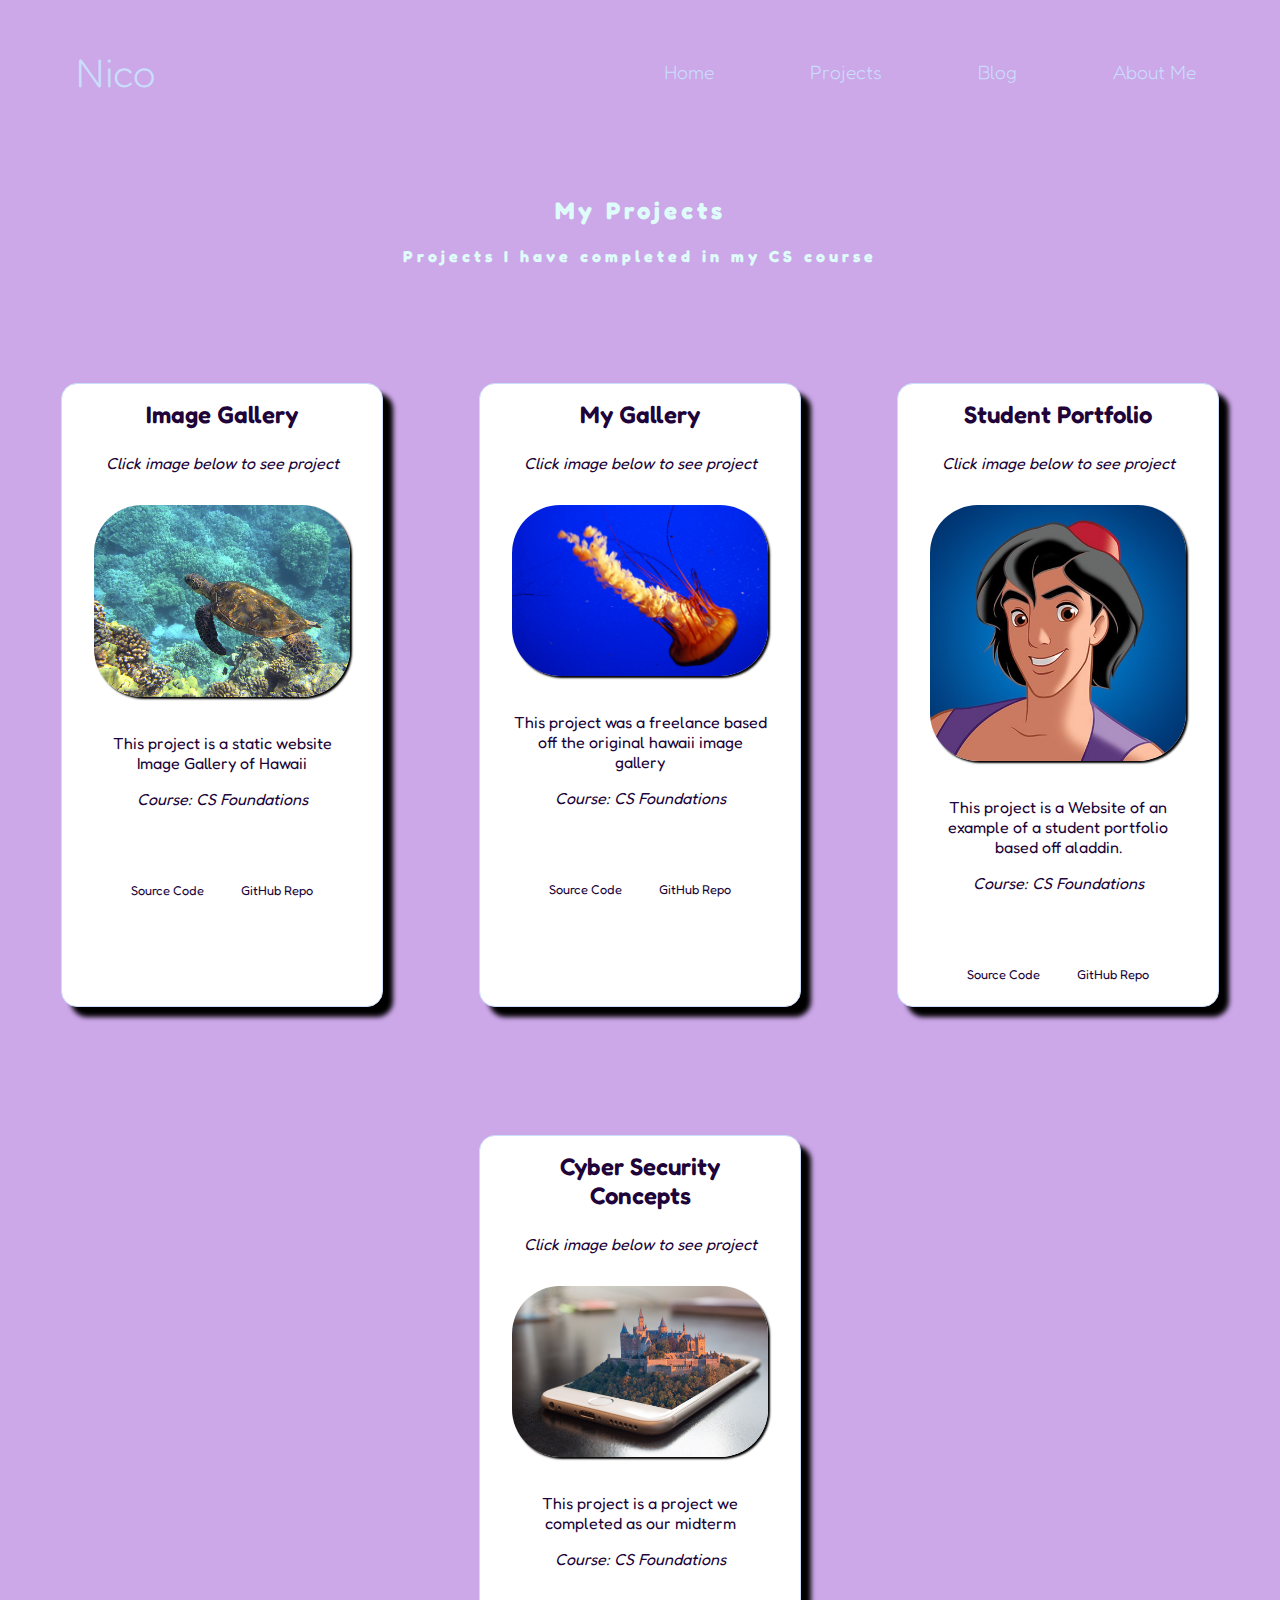
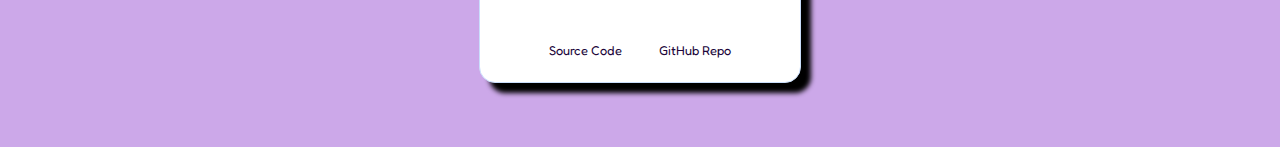
<file: projects.html>
<!DOCTYPE html>
<html lang="en">
<head>
    <meta charset="UTF-8">
    <meta name="viewport" content="width=device-width, initial-scale=1.0">
    <meta http-equiv="X-UA-Compatible" content="ie=edge">
    <link rel="stylesheet" href="style.css" type="text/css">
    <link rel="stylesheet" href="nav.css" type"text/css">
    <link rel="stylesheet" href="https://cdnjs.cloudflare.com/ajax/libs/font-awesome/6.2.0/css/all.min.css" 
    integrity="sha512-xh6O/CkQoPOWDdYTDqeRdPCVd1SpvCA9XXcUnZS2FmJNp1coAFzvtCN9BmamE+4aHK8yyUHUSCcJHgXloTyT2A==" 
    crossorigin="anonymous" referrerpolicy="no-referrer" />
    <title>Nico's Portfolio</title>
   
</head>
<body>
    <!-- Navigation Menu -->
    <nav class="navbar">
        <!-- logo -->
        <div class="logo">Nico</div>
        <!-- hamburger toggle -->
        <a href="#" class="toggle-button">
            <span class="bar"></span>
            <span class="bar"></span>
            <span class="bar"></span>
        </a>
         <!-- page Navigation links -->
         <div class="navbar-links">
             <ul>
                 <li><a href="index.html">Home</a></li>
                 <li><a href="projects.html">Projects</a></li>
                 <li><a href="blog.html">Blog</a></li>
                 <li><a href="aboutMe.html">About Me</a></li>
             </ul> <!-- Close ul list -->
         </div>    <!-- Close navbar links class -->
         
    </nav> <!-- Close navbar class -->
    
    <!-- Project Header -->
    <header class="projectsHeader">
        <h2>My Projects</h2>
        <h4>Projects I have completed in my CS course</h4>
    </header>
   
   <!-- Project Cards -->
   <section class="projectGallery">
       
       <div class="projectCard">
           <h2> Image Gallery</h2>
           <p><em>Click image below to see project</em></p>
           <a href="https://csf2223.github.io/imagegallery-SalvatoreNico/"> <img src
           ="assets/sea-turtle-547162_1920.jpg"> </a>
           <p>This project is a static website Image Gallery of Hawaii</p>
           <p><em>Course: CS Foundations</em></p>
           <div class="projectIcons">
               <div class="sourceCode">
               <a href="assets/IMGGalleryCode.pdf"><i class="fa-solid fa-file"></i></a>
               <p>Source Code</p>
               </div>
               <div class="githubRepo">
                   <a href="https://github.com/CSF2223/imagegallery-SalvatoreNico"><i 
                   class="fa-brands fa-github"></i></a>
           <p>GitHub Repo</p>
       </div>
       </div>
       </div> <!-- close Project Card 1 -->
       <div class="projectCard">
           <h2>My Gallery</h2>
           <p><em>Click image below to see project</em></p>
           <a href="https://csf2223.github.io/mygallery-SalvatoreNico/"> <img src
           ="assets/westcoastseanettle.jpg"> </a>
           <p>This project was a freelance based off the original hawaii image gallery</p>
           <p><em>Course: CS Foundations</em></p>
           <div class="projectIcons">
               <div class="sourceCode">
               <a href="assets/bakerfranke.github.io.pdf"><i class="fa-solid fa-file"></i></a>
               <p>Source Code</p>
               </div>
               <div class="githubRepo">
                   <a href="https://github.com/CSF2223/mygallery-SalvatoreNico"><i 
                   class="fa-brands fa-github"></i></a>
           <p>GitHub Repo</p>
       </div>
       </div>
       </div> <!-- close Project Card 2 -->
       <div class="projectCard">
           <h2> Student Portfolio</h2>
           <p><em>Click image below to see project</em></p>
           <a href="https://csf2223.github.io/studentportfolio-SalvatoreNico/"> <img src
           ="assets/aladdin2.jpeg"> </a>
           <p>This project is a Website of an example of a student portfolio based off aladdin.</p>
           <p><em>Course: CS Foundations</em></p>
           <div class="projectIcons">
               <div class="sourceCode">
               <a href="assets/pimo.pdf"><i class="fa-solid fa-file"></i></a>
               <p>Source Code</p>
               </div>
               <div class="githubRepo">
                   <a href="https://github.com/CSF2223/studentportfolio-SalvatoreNico"><i 
                   class="fa-brands fa-github"></i></a>
           <p>GitHub Repo</p>
       </div>
       </div>
       </div> <!-- close Project Card 3 -->
        <div class="projectCard">
           <h2>Cyber Security Concepts</h2>
           <p><em>Click image below to see project</em></p>
           <a href="https://csf2223.github.io/cybersecurityconceptsmtr-SalvatoreNico/"><img src
           ="assets/mobilePhone.jpg"> </a>
           <p>This project is a project we completed as our midterm</p>
           <p><em>Course: CS Foundations</em></p>
           <div class="projectIcons">
               <div class="sourceCode">
               <a href="assets/pimo.pdf"><i class="fa-solid fa-file"></i></a>
               <p>Source Code</p>
               </div>
               <div class="githubRepo">
                   <a href="https://github.com/CSF2223/cybersecurityconceptsmtr-SalvatoreNico"><i 
                   class="fa-brands fa-github"></i></a>
           <p>GitHub Repo</p>
       </div>
       </div>
       </div> <!-- close Project Card 3 -->
       
   </section><!-- close ProjectGallery Class -->
</file>
<file: style.css>
/*
Color Palette:
background color:  #CCA8E9
font color:        #DEFCF9
secondary color:   #C3BEF0
tertiary color:    #CADEFC
*/
@import url('https://fonts.googleapis.com/css2?family=Fredoka+One&display=swap');


html{
    box-sizing:border-box;
}
body {
    margin: 0;
    padding: 0;
    Font-family: 'Fredoka One', sans-serif;
    font-weight: 300;
    background-color: #CCA8E9;
    color: #DEFCF9;
}
.student {
    display:flex;
    flex-direction: column;
    justify-content: space-evenly;
    align-items: center;
}

.studentImage{
    padding:2rem;
}

.studentImage img{
 border-radius:6rem;
    box-shadow:8px 8px #3C4048;
    width: 100%;
    height:auto;
}

.studentText{
    font-size:0.7rem;
    padding-bottom:2rem;
    text-align: center;
    letter-spacing: 5px;
}

.studentName{
    color:#fff;
    font-size:2.5rem;
    text-transform:uppercase;
}

.studentTextTop {
    padding:1rem;
}

.studentTextBottom {
    padding:1rem;
}

.studentButton{
    margin:2rem;
}

.button {
    background-color:#DEFCF9;
    padding:1rem;
    border:1px solid #CADEFC;
    border-radius: 25px;
    font-size:0.85rem;
    font-weight:700;
    color:#C3BEF0;
    text-decoration:none;
    box-shadow:8px 8px 4px #000;
}

.button:hover{
    background-color:#9fcfed;
    color:#fff;
    transform: scale(1.5);
    /*(150% zoom-note: if the zoom is too large it will go outside of the viewport)*/
}

.projectsHeader {
    margin:1.5rem 3rem;
    text-align: center;
    padding:0.5rem;
    letter-spacing:4px;
}

.projectCard{
    background-color: #fff;
    color: #200439;
    margin: 4rem 3rem;
    padding: 0.5rem 2rem;
    text-align: center;
    border: 1px solid #CADEFC;
    border-radius: 1rem;
    box-shadow: 10px 10px 5px #000;
}

.projectCard img{
    width:100%;
    height: auto;
    border-radius:3rem;
    margin: 1rem 0;
}

.projectCard h2 {
    margin:0.5rem 1rem 1.5rem 1rem;
    font-weight: 600;
}

.projectCard p {
    font-size: 1rem;
    font-weight:400;
}

.projectIcons{
    display: flex;
    justify-content: space-evenly;
    font-size: 1.2rem;
    margin-top: 2rem;
}

.projectIcons p {
    margin: 0 0 1rem 0;
    font-size: 0.8rem;
}

.fa-github {
    font-size:2.2rem;
    padding:1.5rem;
}

.fa-file {
    font-size: 2.2rem;
    padding: 1.5rem;
}

footer {
    text-align:center;
    color:#c5b358;
    margin:10rem 0;
    border-top: 1px solid #CADEFC;
}

.copyright {
    margin:1rem;
    padding:1rem;
    font-size:1rem;
    color:#C3BEF0;
    display:block;
}

.filler{
    display: flex;
    flex-direction: column;
    justify-content: center;
    align-items: center;
    margin:0;
    height: 90vh;
}


@media (min-width: 800px) {
.student {
flex-direction: row;
justify-content: space-evenly;
align-items: center;
height: 70vh;
}

.studentText {
font-size: 1rem;
}

.studentName {
font-size: 3.5rem;
}

.button {
font-size: 1.1rem;
    }

.projectGallery {
    display: flex;
    flex-direction: row;
    justify-content: center;
    flex-wrap: wrap;
}

.projectCard{
    max-width: 20%;
}
}
h3{
    text-align:center;
    padding-top: 25px;
}
img{
    height:50%;
    border-radius:30px;
    box-shadow:2px 2px 2px #000;
}
</file>
<file: nav.css>
/*
Color Palette:
background color:  #CCA8E9
font color:        #DEFCF9
secondary color:   #C3BEF0
tertiary color:    #CADEFC
*/
@import url('https://fonts.googleapis.com/css2?family=Fredoka+One&display=swap');
.navbar {
    display: flex;
    justify-content: space-between;
    padding:36px;
    align-items:center;
    color:#DEFCF9;
    font-family:'Fredoka One';
}
.logo{
    color:#cadefc;
    margin:12px 40px;
    font-size:40px;
    
}

.navbar-links ul{
    margin: 0;
    padding: 0;
    display:flex;
}

.navbar-links li{
    list-style: none;
    padding: 1rem;
    font-size: 1.2rem;
}

.navbar-links li a {
    text-decoration: none;
    color: #CADEFC;
    padding: 0.5rem 2rem;
    display: block;
}

.navbar-links li:hover {
    background-color: #C3BEF0;
}

.toggle-button {
    position: absolute;
    top: 1.5rem;
    right: 1.5rem;
    display: none;
    flex-direction: column;
    justify-content: space-between;
    width: 30px;
    height: 20px;
    
}

.toggle-button .bar {
    height: 3px;
    width: 100%;
    background-color: #fff;
    border-radius: 10px;
}

.bottomnav{
    margin:0;
    padding:0;
    display: flex;
    justify-content: center;
    align-items: center;
}

.bottomnav li{
    list-style:none;
    font-size:0.9rem;
    padding:0 0.5rem;
}
.bottomnav li a{
    text-decoration: none;
    color: #CADEFC;
    display: block;
}

@media (max-width:800px)   {
    .toggle-button {
        display: flex;
    }


.navbar-links {
    display: none;
    width: 100px;
}

.navbar {
    flex-direction: column;
    align-items: flex-start;
}

.navbar-links ul{
    width: 100%;
    flex-direction: column;
}

.navbar-links li {
    text-align: center;
}

.navbar-links.active {
    display: flex;
}
}
</file>
